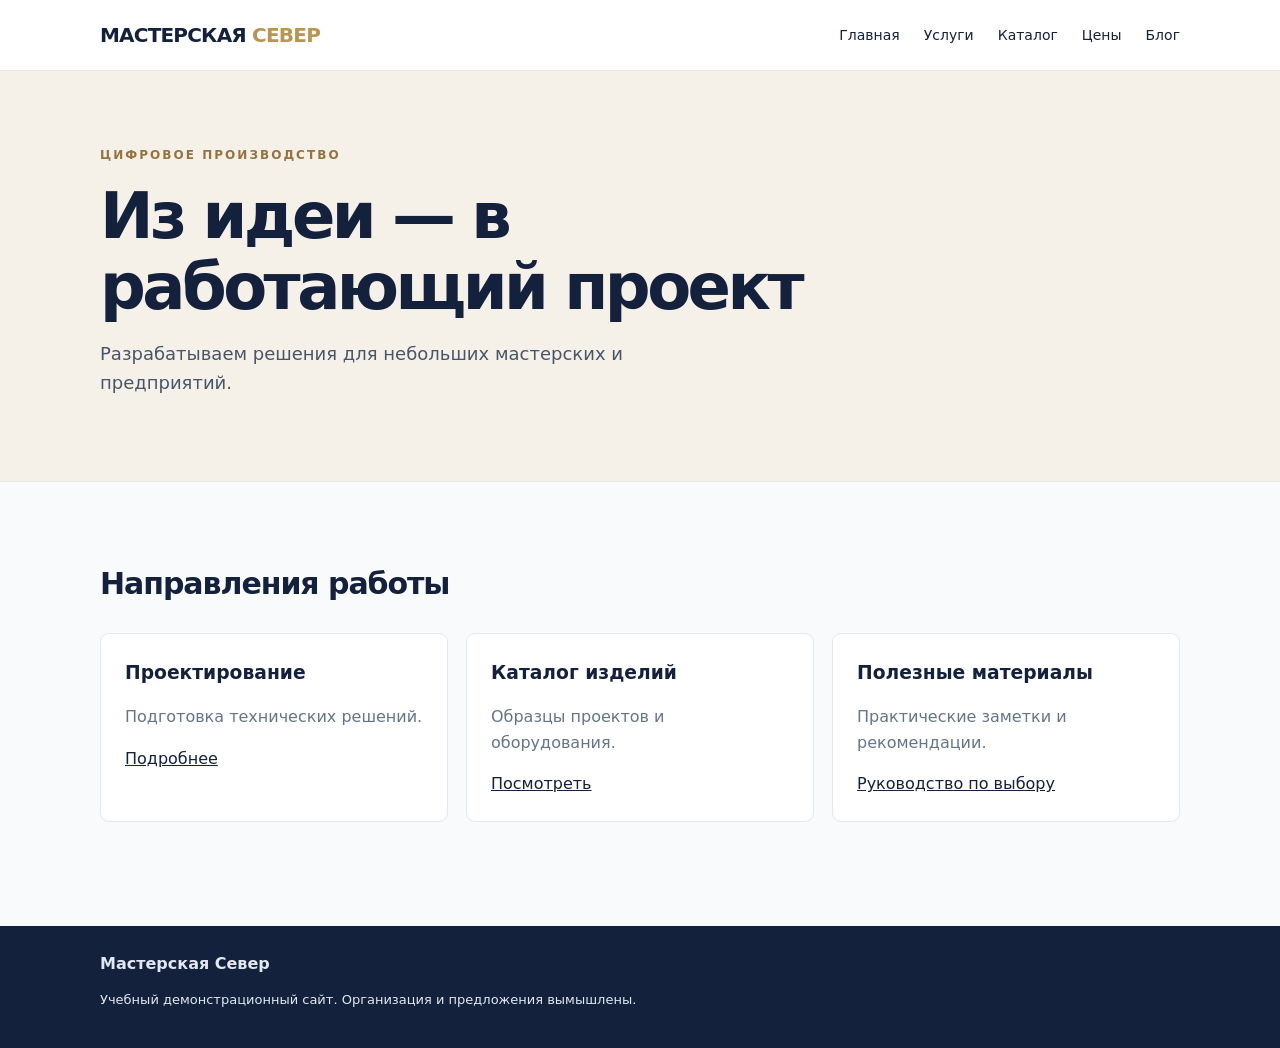
<file: index.html>
<!doctype html><html lang="ru"><head><meta charset="utf-8"><meta name="viewport" content="width=device-width,initial-scale=1"><title>Мастерская Север — услуги</title><meta name="description" content="Учебная мастерская цифрового производства."><link rel="stylesheet" href="assets/style.css"></head><body><header class="top"><div class="wrap"><a class="logo" href="index.html">МАСТЕРСКАЯ <span class="mark">СЕВЕР</span></a><nav class="nav" aria-label="Основная навигация"><a href="index.html">Главная</a><a href="services/">Услуги</a><a href="catalog/">Каталог</a><a href="prices/">Цены</a><a href="blog/">Блог</a></nav></div></header><main><section class="hero"><div class="wrap"><div class="eyebrow">Цифровое производство</div><h1>Из идеи — в работающий проект</h1><p>Разрабатываем решения для небольших мастерских и предприятий.</p></div></section><section class="section"><div class="wrap"><h2>Направления работы</h2><div class="grid"><article class="card"><h3>Проектирование</h3><p>Подготовка технических решений.</p><a href="services/">Подробнее</a></article><article class="card"><h3>Каталог изделий</h3><p>Образцы проектов и оборудования.</p><a href="catalog/">Посмотреть</a></article><article class="card"><h3>Полезные материалы</h3><p>Практические заметки и рекомендации.</p><a href="blog/seo-guide/">Руководство по выбору</a></article></div></div></section></main><footer class="footer"><div class="wrap"><strong>Мастерская Север</strong><p>Учебный демонстрационный сайт. Организация и предложения вымышлены.</p></div></footer></body></html>
</file>
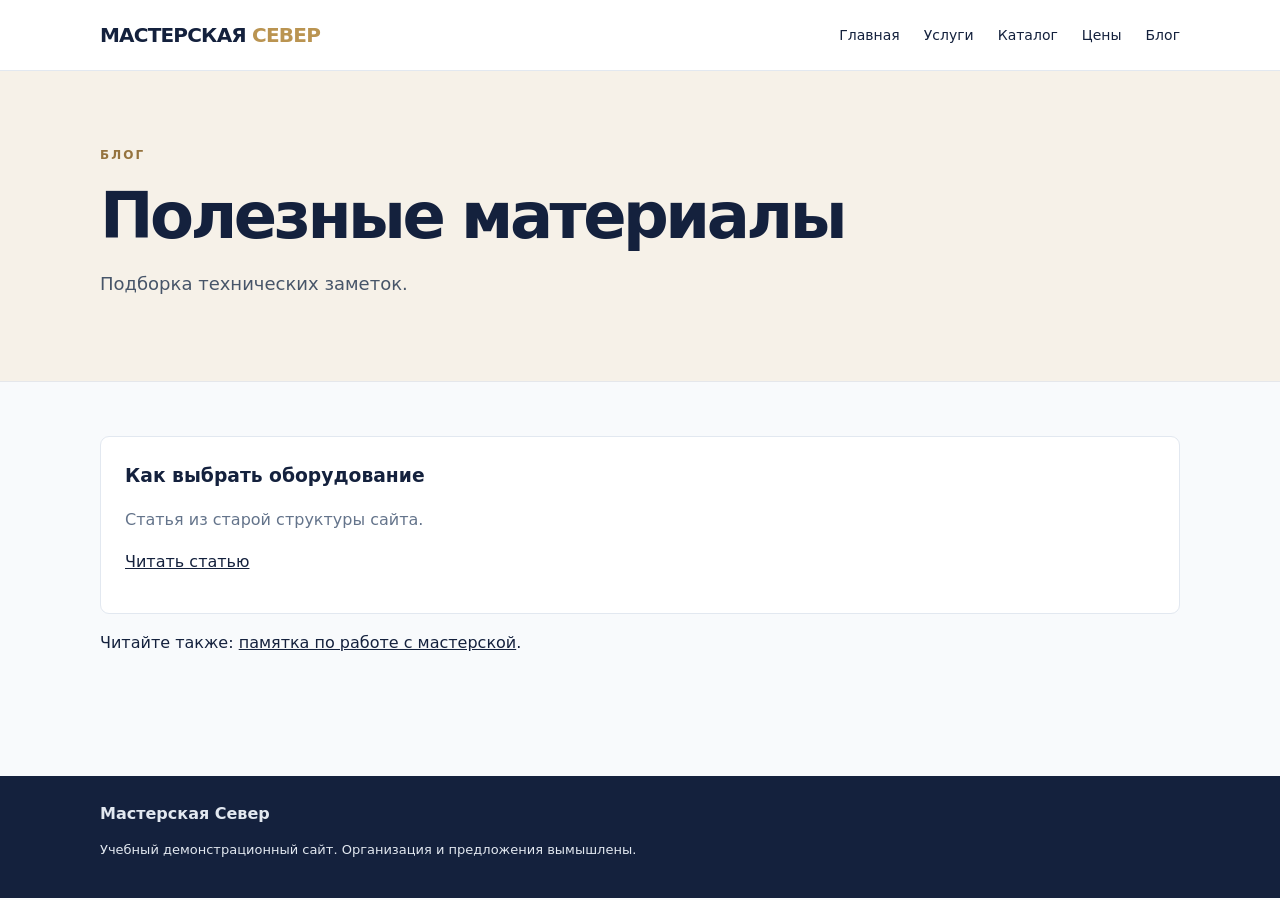
<file: blog/index.html>
<!doctype html><html lang="ru"><head><meta charset="utf-8"><meta name="viewport" content="width=device-width,initial-scale=1"><title>Блог мастерской Север</title><meta name="description" content="Заметки мастерской."><link rel="stylesheet" href="../assets/style.css"></head><body><header class="top"><div class="wrap"><a class="logo" href="../index.html">МАСТЕРСКАЯ <span class="mark">СЕВЕР</span></a><nav class="nav" aria-label="Основная навигация"><a href="../index.html">Главная</a><a href="../services/">Услуги</a><a href="../catalog/">Каталог</a><a href="../prices/">Цены</a><a href="../blog/">Блог</a></nav></div></header><main><section class="hero"><div class="wrap"><div class="eyebrow">Блог</div><h1>Полезные материалы</h1><p>Подборка технических заметок.</p></div></section><section class="section"><div class="wrap"><div class="card"><h3>Как выбрать оборудование</h3><p>Статья из старой структуры сайта.</p><a href="seo-guide/">Читать статью</a></div><p>Читайте также: <a href="seo-guide/">памятка по работе с мастерской</a>.</p></div></section></main><footer class="footer"><div class="wrap"><strong>Мастерская Север</strong><p>Учебный демонстрационный сайт. Организация и предложения вымышлены.</p></div></footer></body></html>
</file>
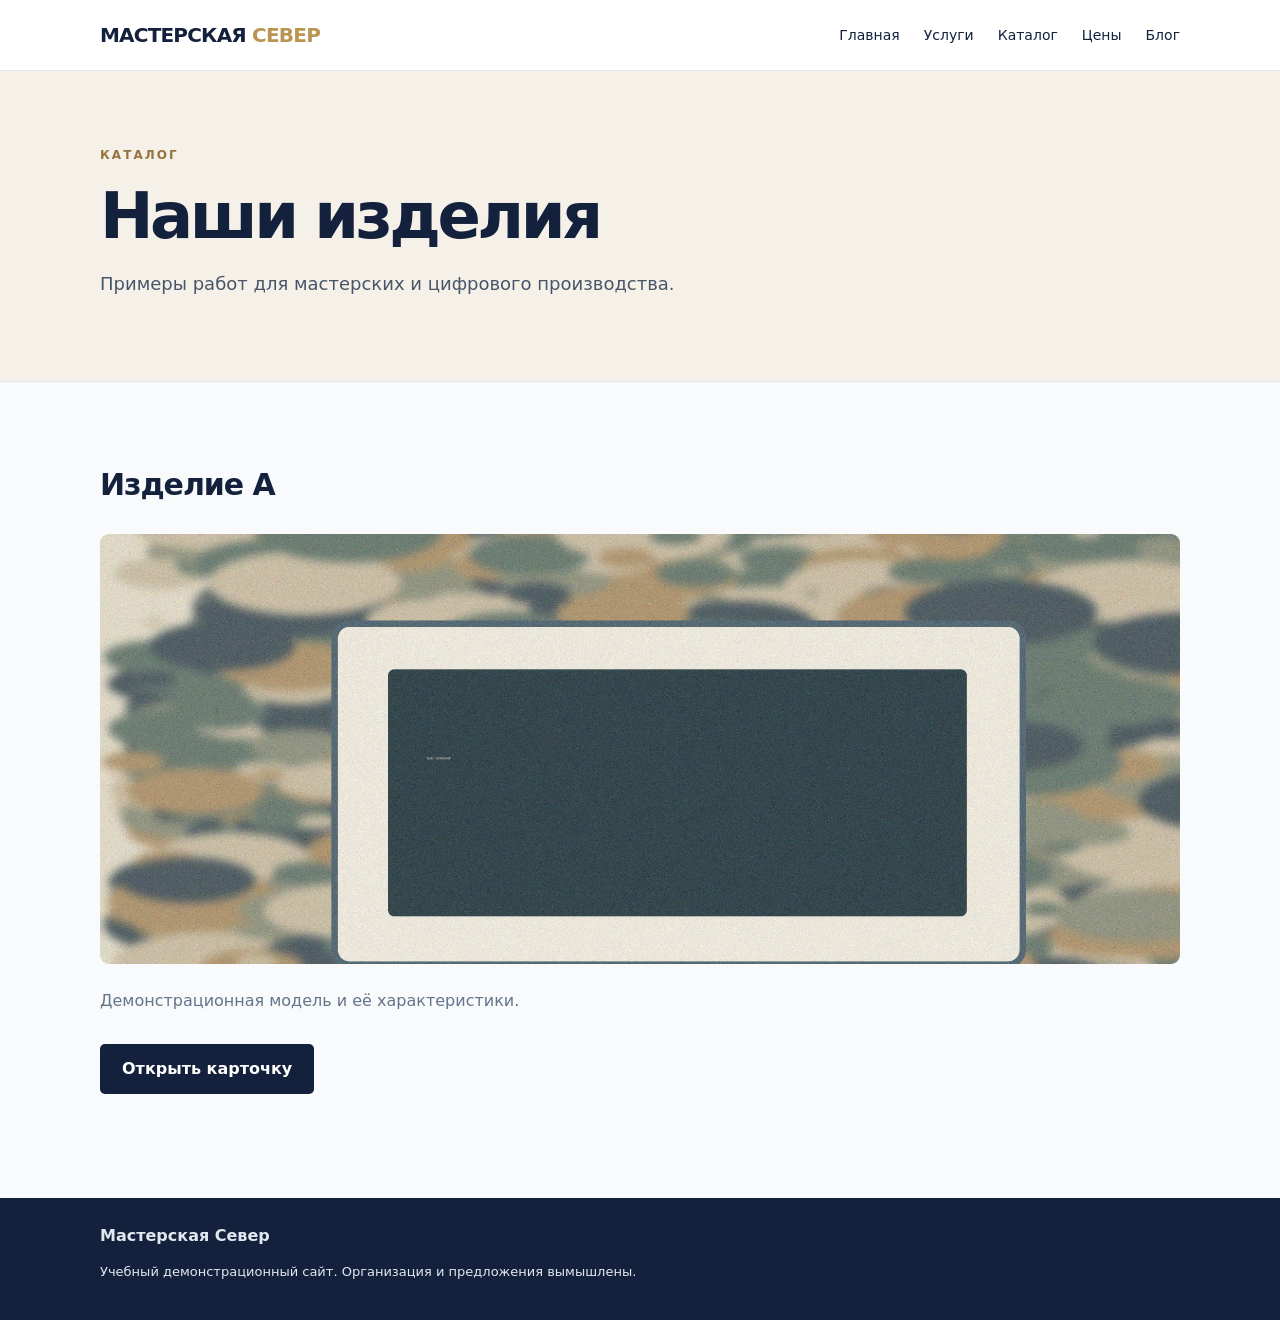
<file: catalog/index.html>
<!doctype html><html lang="ru"><head><meta charset="utf-8"><meta name="viewport" content="width=device-width,initial-scale=1"><title>Мастерская Север — услуги</title><meta name="description" content="Каталог изделий и прототипов."><link rel="stylesheet" href="../assets/style.css"></head><body><header class="top"><div class="wrap"><a class="logo" href="../index.html">МАСТЕРСКАЯ <span class="mark">СЕВЕР</span></a><nav class="nav" aria-label="Основная навигация"><a href="../index.html">Главная</a><a href="../services/">Услуги</a><a href="../catalog/">Каталог</a><a href="../prices/">Цены</a><a href="../blog/">Блог</a></nav></div></header><main><section class="hero"><div class="wrap"><div class="eyebrow">Каталог</div><h1>Наши изделия</h1><p>Примеры работ для мастерских и цифрового производства.</p></div></section><section class="section"><div class="wrap"><h2>Изделие А</h2><img class="photo" src="../assets/catalog-large.jpg" alt="Демонстрационная визуализация изделия мастерской" width="4200" height="2800"><p class="muted">Демонстрационная модель и её характеристики.</p><a class="btn" href="item-a/">Открыть карточку</a></div></section></main><footer class="footer"><div class="wrap"><strong>Мастерская Север</strong><p>Учебный демонстрационный сайт. Организация и предложения вымышлены.</p></div></footer></body></html>
</file>
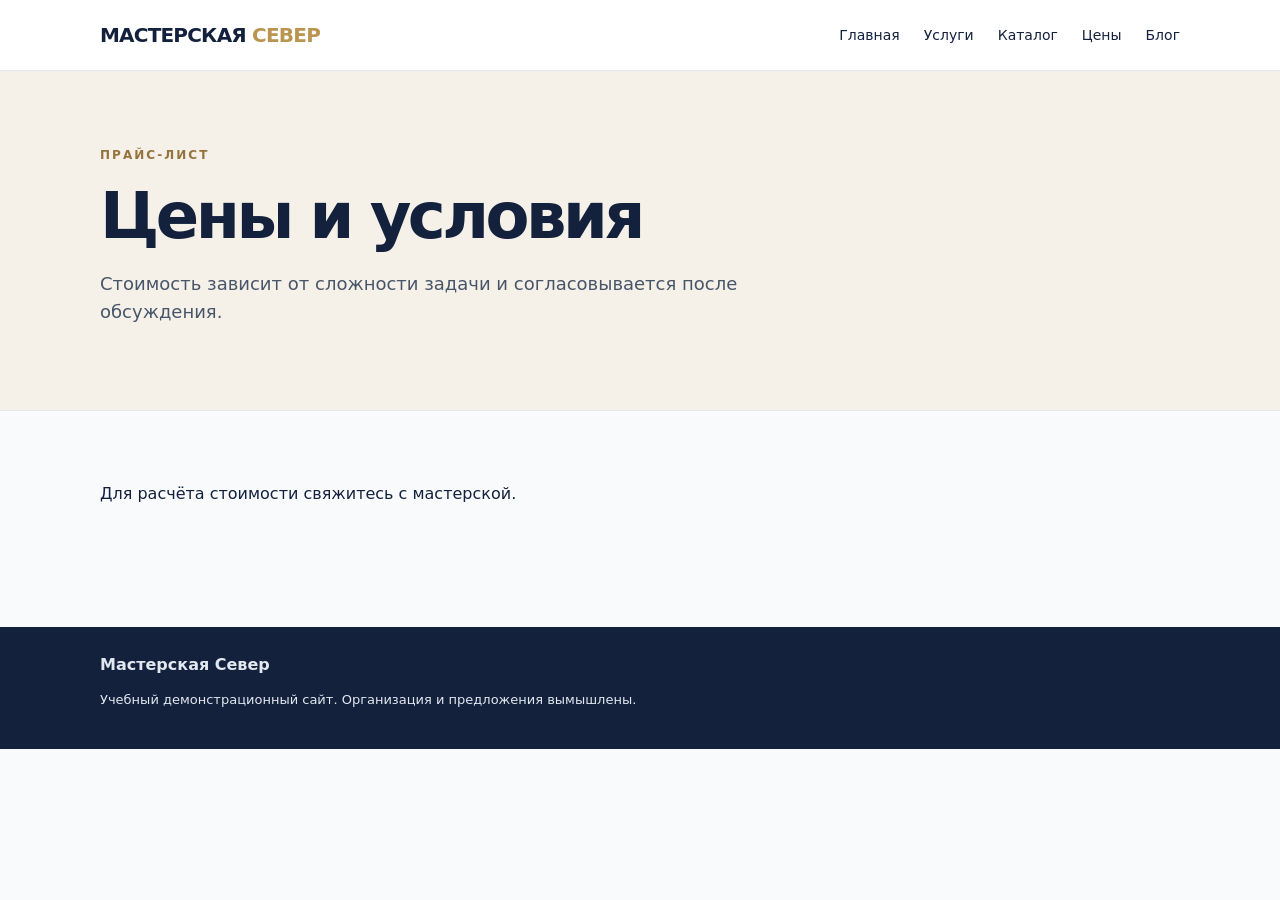
<file: prices/index.html>
<!doctype html><html lang="ru"><head><meta charset="utf-8"><meta name="viewport" content="width=device-width,initial-scale=1"><title>Цены — Мастерская Север</title><meta name="description" content="Цены на услуги."><link rel="stylesheet" href="../assets/style.css"></head><body><header class="top"><div class="wrap"><a class="logo" href="../index.html">МАСТЕРСКАЯ <span class="mark">СЕВЕР</span></a><nav class="nav" aria-label="Основная навигация"><a href="../index.html">Главная</a><a href="../services/">Услуги</a><a href="../catalog/">Каталог</a><a href="../prices/">Цены</a><a href="../blog/">Блог</a></nav></div></header><main><section class="hero"><div class="wrap"><div class="eyebrow">Прайс-лист</div><h1>Цены и условия</h1><p>Стоимость зависит от сложности задачи и согласовывается после обсуждения.</p></div></section><section class="section"><div class="wrap"><p>Для расчёта стоимости свяжитесь с мастерской.</p></div></section></main><footer class="footer"><div class="wrap"><strong>Мастерская Север</strong><p>Учебный демонстрационный сайт. Организация и предложения вымышлены.</p></div></footer></body></html>
</file>
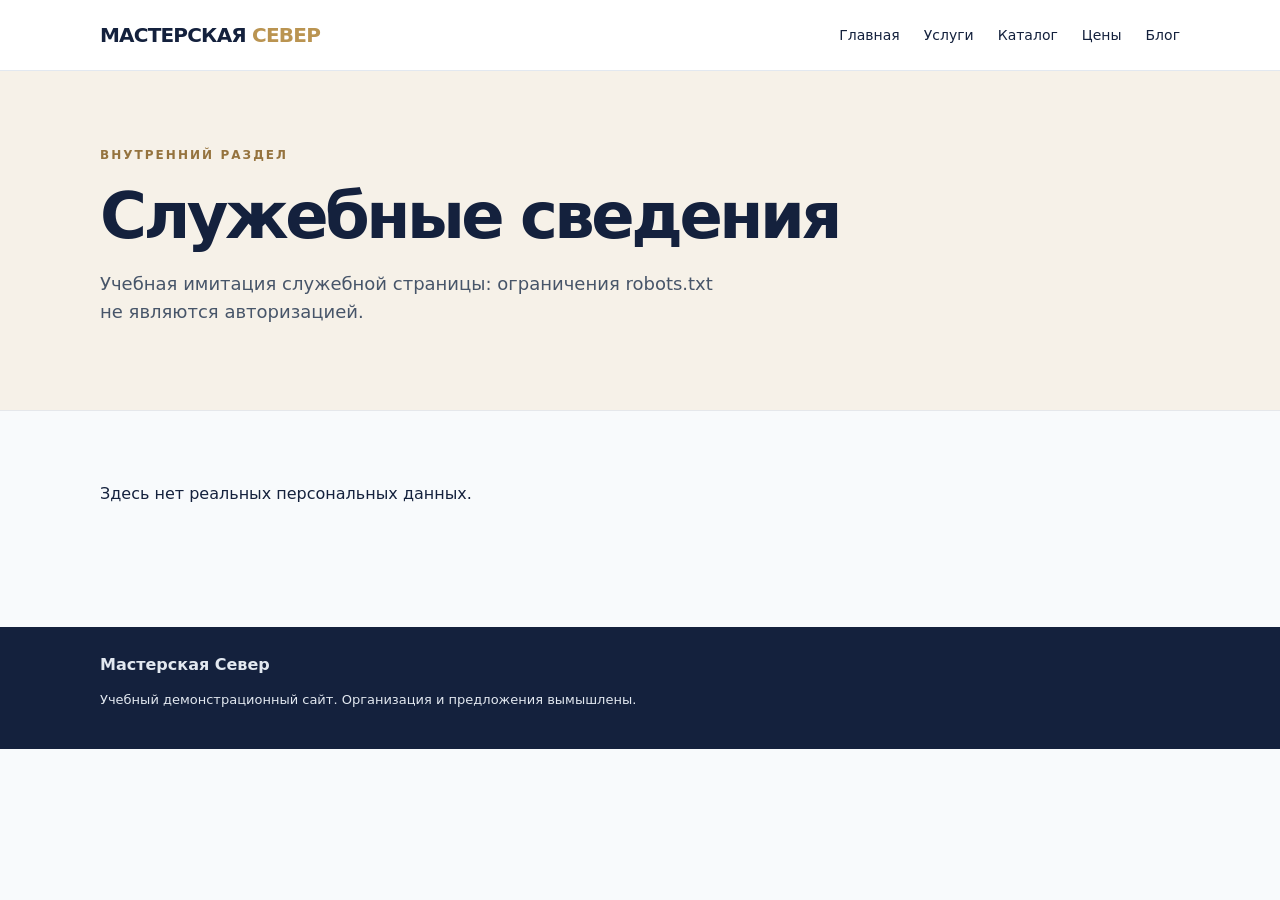
<file: private/index.html>
<!doctype html><html lang="ru"><head><meta charset="utf-8"><meta name="viewport" content="width=device-width,initial-scale=1"><title>Внутренние материалы</title><meta name="description" content="Служебные материалы."><link rel="stylesheet" href="../assets/style.css"></head><body><header class="top"><div class="wrap"><a class="logo" href="../index.html">МАСТЕРСКАЯ <span class="mark">СЕВЕР</span></a><nav class="nav" aria-label="Основная навигация"><a href="../index.html">Главная</a><a href="../services/">Услуги</a><a href="../catalog/">Каталог</a><a href="../prices/">Цены</a><a href="../blog/">Блог</a></nav></div></header><main><section class="hero"><div class="wrap"><div class="eyebrow">Внутренний раздел</div><h1>Служебные сведения</h1><p>Учебная имитация служебной страницы: ограничения robots.txt не являются авторизацией.</p></div></section><section class="section"><div class="wrap"><p>Здесь нет реальных персональных данных.</p></div></section></main><footer class="footer"><div class="wrap"><strong>Мастерская Север</strong><p>Учебный демонстрационный сайт. Организация и предложения вымышлены.</p></div></footer></body></html>
</file>
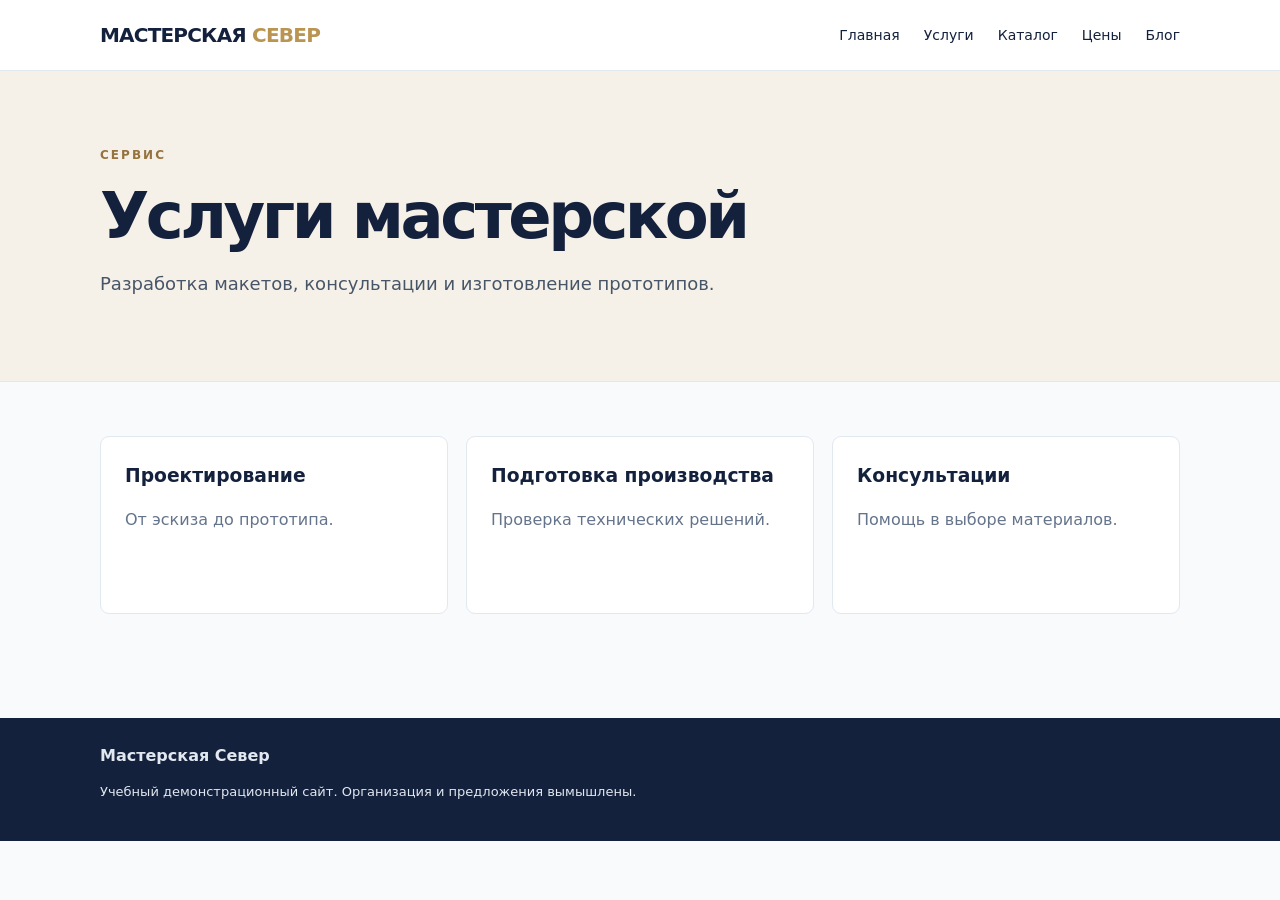
<file: services/index.html>
<!doctype html><html lang="ru"><head><meta charset="utf-8"><meta name="viewport" content="width=device-width,initial-scale=1"><title>Услуги мастерской — Север</title><meta name="description" content="Основные услуги мастерской."><meta name="robots" content="noindex"><link rel="stylesheet" href="../assets/style.css"></head><body><header class="top"><div class="wrap"><a class="logo" href="../index.html">МАСТЕРСКАЯ <span class="mark">СЕВЕР</span></a><nav class="nav" aria-label="Основная навигация"><a href="../index.html">Главная</a><a href="../services/">Услуги</a><a href="../catalog/">Каталог</a><a href="../prices/">Цены</a><a href="../blog/">Блог</a></nav></div></header><main><section class="hero"><div class="wrap"><div class="eyebrow">Сервис</div><h1>Услуги мастерской</h1><p>Разработка макетов, консультации и изготовление прототипов.</p></div></section><section class="section"><div class="wrap"><div class="grid"><article class="card"><h3>Проектирование</h3><p>От эскиза до прототипа.</p></article><article class="card"><h3>Подготовка производства</h3><p>Проверка технических решений.</p></article><article class="card"><h3>Консультации</h3><p>Помощь в выборе материалов.</p></article></div></div></section></main><footer class="footer"><div class="wrap"><strong>Мастерская Север</strong><p>Учебный демонстрационный сайт. Организация и предложения вымышлены.</p></div></footer></body></html>
</file>
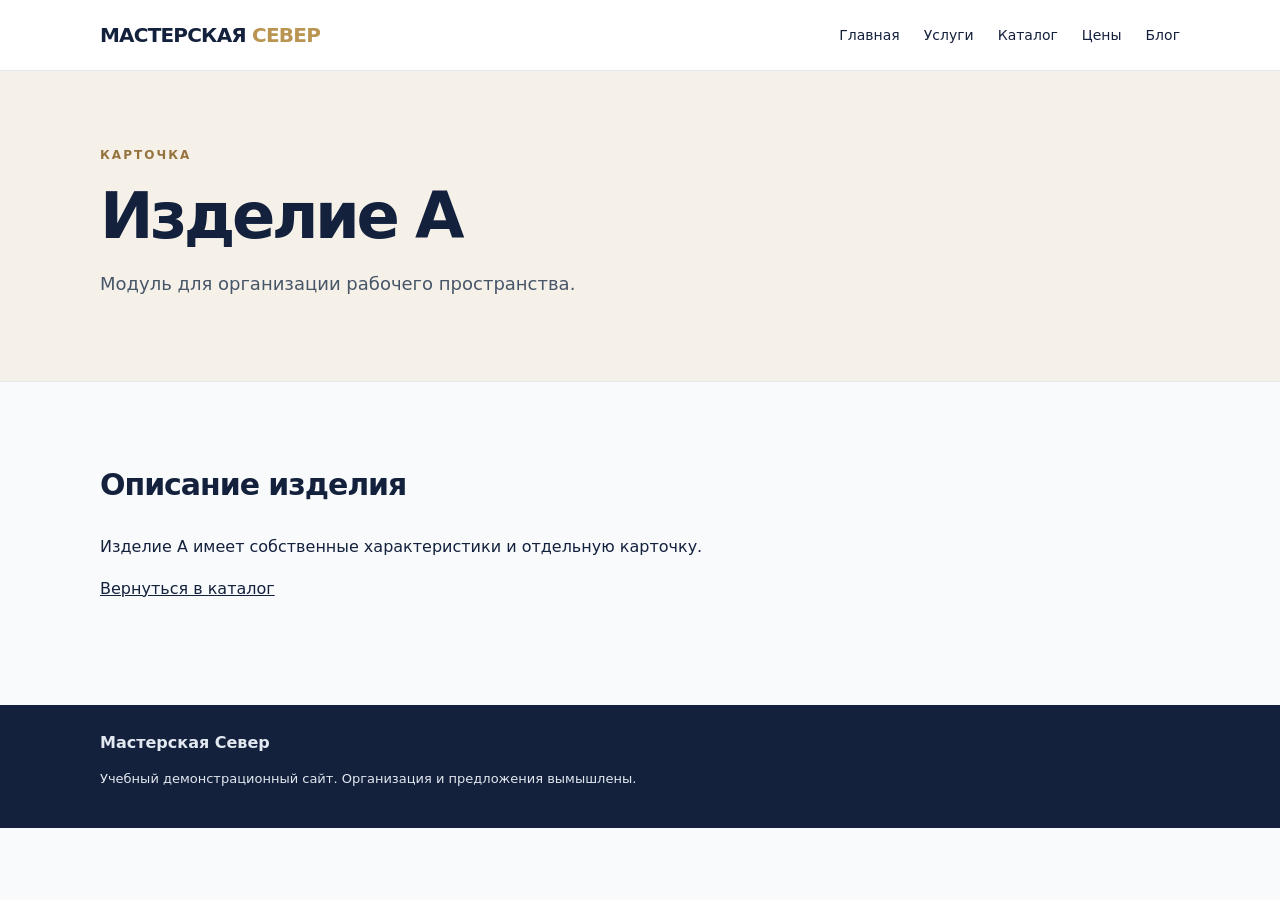
<file: catalog/item-a/index.html>
<!doctype html><html lang="ru"><head><meta charset="utf-8"><meta name="viewport" content="width=device-width,initial-scale=1"><title>Изделие А — Мастерская Север</title><meta name="description" content="Карточка изделия А."><link rel="canonical" href="https://example.test/"><link rel="stylesheet" href="../../assets/style.css"></head><body><header class="top"><div class="wrap"><a class="logo" href="../../index.html">МАСТЕРСКАЯ <span class="mark">СЕВЕР</span></a><nav class="nav" aria-label="Основная навигация"><a href="../../index.html">Главная</a><a href="../../services/">Услуги</a><a href="../../catalog/">Каталог</a><a href="../../prices/">Цены</a><a href="../../blog/">Блог</a></nav></div></header><main><section class="hero"><div class="wrap"><div class="eyebrow">Карточка</div><h1>Изделие А</h1><p>Модуль для организации рабочего пространства.</p></div></section><section class="section"><div class="wrap"><h2>Описание изделия</h2><p>Изделие А имеет собственные характеристики и отдельную карточку.</p><a href="../">Вернуться в каталог</a></div></section></main><footer class="footer"><div class="wrap"><strong>Мастерская Север</strong><p>Учебный демонстрационный сайт. Организация и предложения вымышлены.</p></div></footer></body></html>
</file>
<file: assets/style.css>
:root{--ink:#14213d;--accent:#c6a15b;--bg:#f8fafc;--cream:#f6f1e8;--muted:#64748b}*{box-sizing:border-box}body{margin:0;color:var(--ink);background:var(--bg);font-family:system-ui,-apple-system,'Segoe UI',sans-serif;line-height:1.6}a{color:inherit}a:focus-visible,button:focus-visible{outline:3px solid var(--accent);outline-offset:3px}.wrap{width:min(1080px,90%);margin:auto}.top{border-bottom:1px solid #e2e8f0;background:#fff}.top .wrap{display:flex;justify-content:space-between;gap:24px;align-items:center;padding:19px 0}.logo{font-weight:800;letter-spacing:-.04em;text-decoration:none;font-size:20px}.mark{color:#ba9451}.nav{display:flex;gap:24px;flex-wrap:wrap}.nav a{text-decoration:none;font-size:14px}.nav a:hover{color:#9a762f}.hero{background:var(--cream);padding:75px 0 65px;border-bottom:1px solid #e5e7eb}.eyebrow{font-size:12px;letter-spacing:.17em;font-weight:700;text-transform:uppercase;color:#95733e}.hero h1{font-size:clamp(34px,5.5vw,64px);letter-spacing:-.055em;max-width:850px;line-height:1.1;margin:16px 0}.hero p{font-size:18px;max-width:640px;color:#475569}.btn{display:inline-block;background:var(--ink);color:white;text-decoration:none;border-radius:5px;padding:12px 22px;font-weight:650;margin-top:15px}.section{padding:54px 0}.section h2{font-size:30px;letter-spacing:-.035em}.grid{display:grid;grid-template-columns:repeat(3,1fr);gap:18px}.card{background:#fff;border:1px solid #e2e8f0;padding:24px;border-radius:9px;min-height:178px}.card h3{margin:0}.card p{color:#64748b}.note{background:#f6f1e8;border-left:3px solid #c6a15b;padding:16px 20px;border-radius:4px}.photo{width:100%;border-radius:9px;object-fit:cover;max-height:430px}.footer{background:#14213d;color:#e2e8f0;padding:25px 0;margin-top:50px}.footer p{font-size:13px}.muted{color:#64748b}.small{font-size:13px}.breadcrumbs{padding-top:25px;font-size:13px;color:#64748b}@media(max-width:700px){.top .wrap{align-items:flex-start;flex-direction:column}.grid{grid-template-columns:1fr}.nav{gap:14px}.hero{padding:48px 0}}
</file>
